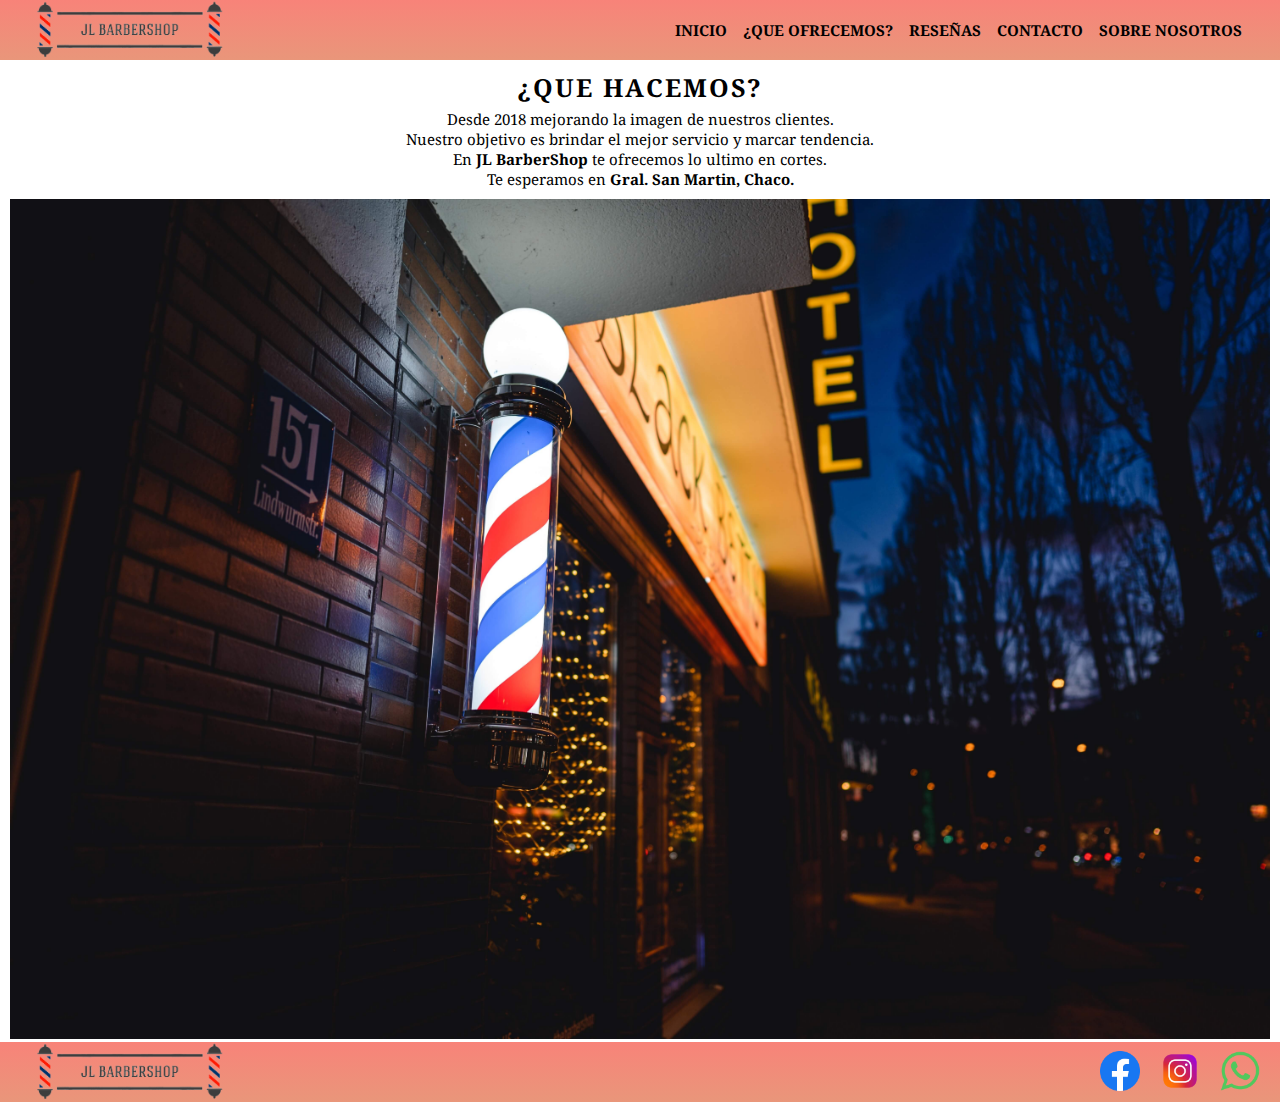
<file: index.html>
<!DOCTYPE html>
<html lang="es">

<head>
    <meta charset="UTF-8">
    <meta http-equiv="X-UA-Compatible" content="IE=edge">
    <meta name="viewport" content="width=device-width, initial-scale=1.0">
    <meta name="description" content="Barberia profesional en Chaco">
    <meta name="keywords"  content="Barberia, corte de cabello, barba, peinados, estilo">
    <link href="https://cdn.jsdelivr.net/npm/bootstrap@5.1.1/dist/css/bootstrap.min.css" rel="stylesheet" integrity="sha384-F3w7mX95PdgyTmZZMECAngseQB83DfGTowi0iMjiWaeVhAn4FJkqJByhZMI3AhiU" crossorigin="anonymous">
    <title>Jonatan Leistmeister - Barber Shop</title>
    <link rel="stylesheet" href="css/estilos.css">
</head>

<body>

    <header>
        <div class="container__logo">
            <img class="container__logo--imagen" src="multimedia/logo.png" alt="Logo">
        </div>
        <nav class="container__navegacion">
            <ul class="container__navegacion--ul">
                <li><a href="index.html">Inicio</a></li>
                <li><a href="pages/queofrecemos.html">¿Que ofrecemos?</a></li>
                <li><a href="pages/reseñas.html">Reseñas</a></li>
                <li><a href="pages/contacto.html">Contacto</a></li>
                <li><a href="pages/sobrenosotros.html">Sobre nosotros</a></li>
            </ul>
        </nav>
    </header>

    <section class="seccionInicio seccionPrincipal">
        <h1 class="tituloSecciones">¿Que hacemos?</h1>

        <p class="descripcionSecciones">Desde 2018 mejorando la imagen de nuestros clientes.</p>
        <p class="descripcionSecciones">Nuestro objetivo es brindar el mejor servicio y marcar tendencia.</p>
        <p class="descripcionSecciones">En <span>JL BarberShop</span> te ofrecemos lo ultimo en cortes.</p>
        <p class="descripcionSecciones">Te esperamos en <span><a target="_blank" href="https://www.google.com/maps/place/Gral.+Jos%C3%A9+de+San+Mart%C3%ADn,+Chaco/@-26.5411793,-59.3570054,14z/data=!3m1!4b1!4m5!3m4!1s0x944389c854c3ffdb:0xf6f3b01cca27c54d!8m2!3d-26.5379812!4d-59.3420281">Gral. San Martin, Chaco.</a></span></p>
    </section>

    <section class="contenidoVisualInicio">
        <img src="multimedia/barberia2.jpg" alt="Imagen barberia">
    </section>

    <footer class="footer">
        <div class="container__logo">
           <img class="container__logo--imagen" src="multimedia/logo.png" alt="Logo">
        </div>
        
        <div class="container__redes__footer">
            <a href="https://es-la.facebook.com/" target="_blank"><img src="multimedia/facebook_logo_icon_147291.png" alt="facebook"></a>
            <a href="https://www.instagram.com/?hl=es" target="_blank"><img src="multimedia/instagramicono.png" alt="Instagram"></a>
            <a href="https://web.whatsapp.com/" target="_blank"><img src="multimedia/whatsapp_icon-icons.com_62756.png" alt="Whatsapp"></a>
        </div>
    </footer>

    <script src="https://cdn.jsdelivr.net/npm/bootstrap@5.1.1/dist/js/bootstrap.bundle.min.js" integrity="sha384-/bQdsTh/da6pkI1MST/rWKFNjaCP5gBSY4sEBT38Q/9RBh9AH40zEOg7Hlq2THRZ" crossorigin="anonymous"></script>
</body>

</html>
</file>
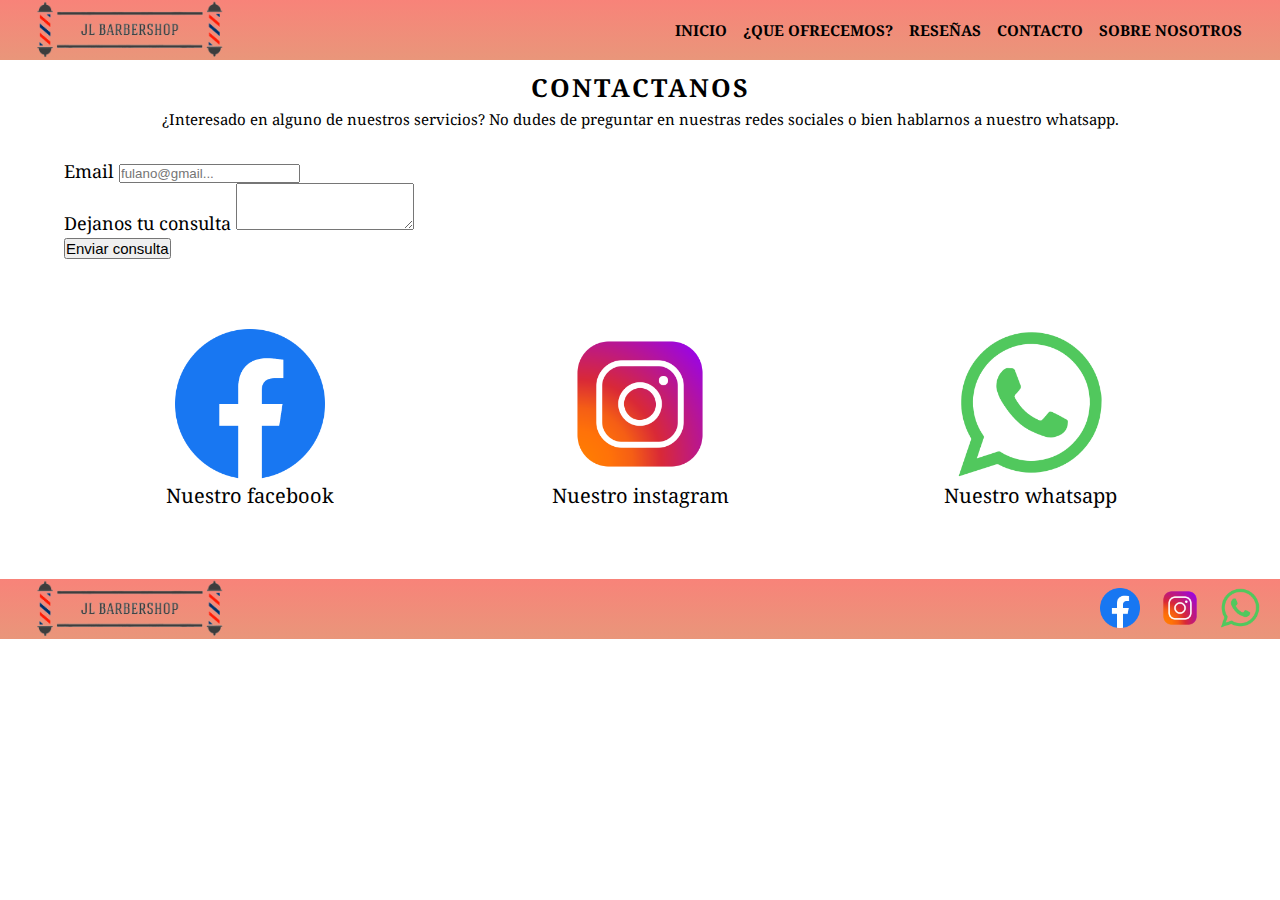
<file: pages/contacto.html>
<!DOCTYPE html>
<html lang="es">
<head>
    <meta charset="UTF-8">
    <meta http-equiv="X-UA-Compatible" content="IE=edge">
    <meta name="viewport" content="width=device-width, initial-scale=1.0">
    <meta name="description" content="Barberia profesional en Chaco">
    <meta name="keywords"  content="Barberia, corte de cabello, barba, peinados, estilo">
    <link href="https://cdn.jsdelivr.net/npm/bootstrap@5.1.1/dist/css/bootstrap.min.css" rel="stylesheet" integrity="sha384-F3w7mX95PdgyTmZZMECAngseQB83DfGTowi0iMjiWaeVhAn4FJkqJByhZMI3AhiU" crossorigin="anonymous">
    <title>Jonatan Leistmeister - Barber Shop</title>
    <link rel="stylesheet" href="../css/estilos.css">
</head>

<body>

    <header>
        <div class="container__logo">
            <img class="container__logo--imagen" src="../multimedia/logo.png" alt="Logo">
        </div>
        <nav class="container__navegacion">
            <ul class="container__navegacion--ul">
                <li><a href="../index.html">Inicio</a></li>
                <li><a href="queofrecemos.html">¿Que ofrecemos?</a></li>
                <li><a href="reseñas.html">Reseñas</a></li>
                <li><a href="contacto.html">Contacto</a></li>
                <li><a href="sobrenosotros.html">Sobre nosotros</a></li>
            </ul>
        </nav>
    </header>

    <section class="seccionContacto seccionPrincipal">
        <h1 class="tituloSecciones">CONTACTANOS</h1>
        <p class="descripcionSecciones">¿Interesado en alguno de nuestros servicios? No dudes de preguntar en nuestras redes sociales o bien hablarnos a nuestro whatsapp.</p>
    </section>


    <div class="formulario">
        <div class="mb-3">
            <label for="exampleFormControlInput1" class="form-label">Email</label>
            <input type="email" class="form-control" id="exampleFormControlInput1" placeholder="fulano@gmail...">
          </div>    
          <div class="mb-3">
            <label for="exampleFormControlTextarea1" class="form-label">Dejanos tu consulta</label>
            <textarea class="form-control" id="exampleFormControlTextarea1" rows="3"></textarea>
        </div>

        <div class="col-12">
            <button class="btn btn-primary boton" type="submit">Enviar consulta</button>
        </div>
    </div>

    
    <section class="redes__sociales">
        <div>
            <a href="https://es-la.facebook.com/" target="_blank"><img src="../multimedia/facebook_logo_icon_147291.png" alt="facebook"></a>
            <p>Nuestro facebook</p>
        </div>
        <div>
            <a href="https://www.instagram.com/?hl=es" target="_blank"><img src="../multimedia/instagramicono.png" alt="Instagram"></a>
            <p>Nuestro instagram</p>
        </div>
        <div>
            <a href="https://web.whatsapp.com/" target="_blank"><img src="../multimedia/whatsapp_icon-icons.com_62756.png" alt="Whatsapp"></a>
            <p>Nuestro whatsapp</p>
        </div>
    </section>

    <footer class="footer">
        <div class="container__logo">
           <img class="container__logo--imagen" src="../multimedia/logo.png" alt="Logo">
        </div>
        
        <div class="container__redes__footer">
            <a href="https://es-la.facebook.com/" target="_blank"><img src="../multimedia/facebook_logo_icon_147291.png" alt="facebook"></a>
            <a href="https://www.instagram.com/?hl=es" target="_blank"><img src="../multimedia/instagramicono.png" alt="Instagram"></a>
            <a href="https://web.whatsapp.com/" target="_blank"><img src="../multimedia/whatsapp_icon-icons.com_62756.png" alt="Whatsapp"></a>
        </div>
    </footer>

    <script src="https://cdn.jsdelivr.net/npm/bootstrap@5.1.1/dist/js/bootstrap.bundle.min.js" integrity="sha384-/bQdsTh/da6pkI1MST/rWKFNjaCP5gBSY4sEBT38Q/9RBh9AH40zEOg7Hlq2THRZ" crossorigin="anonymous"></script>
</body>

</html>
</file>
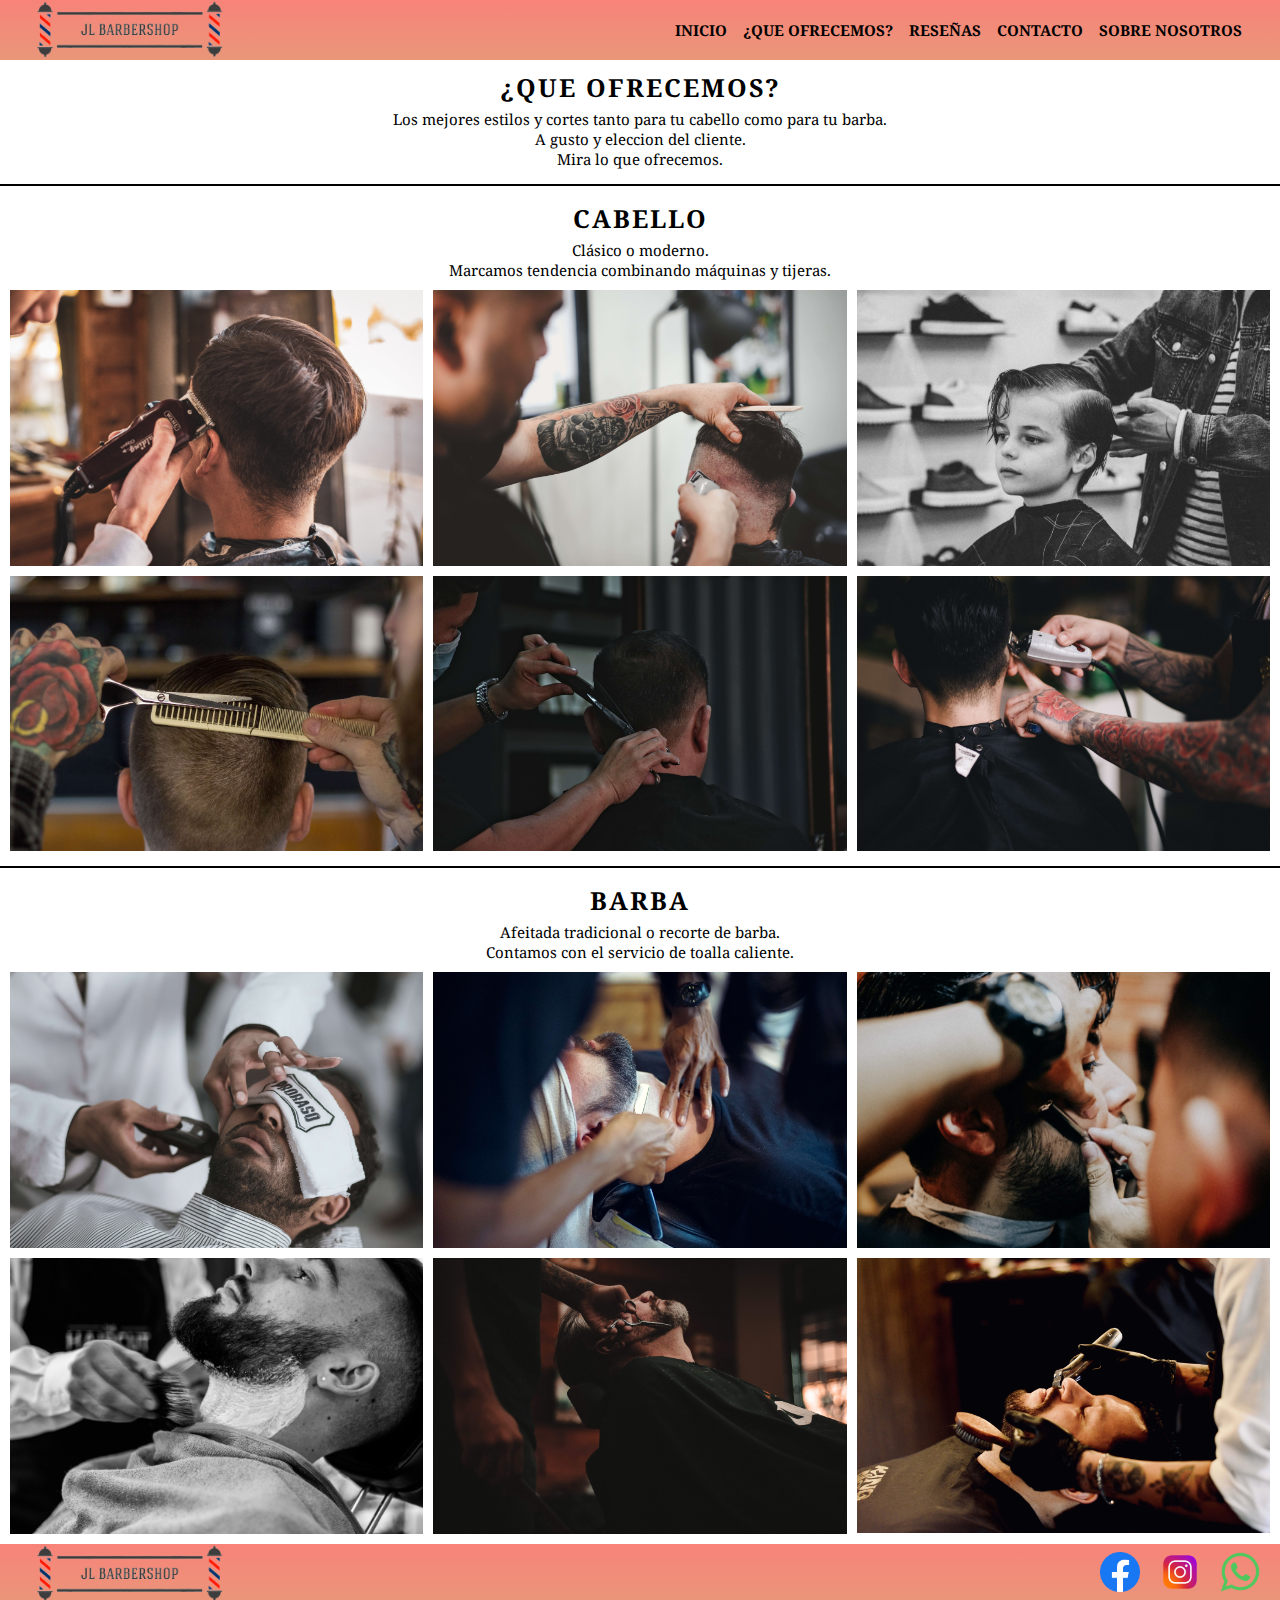
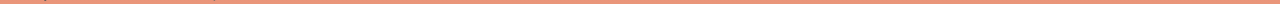
<file: pages/queofrecemos.html>
<!DOCTYPE html>
<html lang="es">

<head>
    <meta charset="UTF-8">
    <meta http-equiv="X-UA-Compatible" content="IE=edge">
    <meta name="viewport" content="width=device-width, initial-scale=1.0">
    <meta name="description" content="Tipos de corte de cabello y barba">
    <meta name="keywords"  content="Barberia, corte de cabello, barba, peinados, estilo">
    <link href="https://cdn.jsdelivr.net/npm/bootstrap@5.1.1/dist/css/bootstrap.min.css" rel="stylesheet" integrity="sha384-F3w7mX95PdgyTmZZMECAngseQB83DfGTowi0iMjiWaeVhAn4FJkqJByhZMI3AhiU" crossorigin="anonymous">
    <title>Jonatan Leistmeister - Barber Shop</title>
    <link rel="stylesheet" href="../css/estilos.css">
</head>

<body>

    <header>
        <div class="container__logo">
            <img class="container__logo--imagen" src="../multimedia/logo.png" alt="Logo">
        </div>
        <nav class="container__navegacion">
            <ul class="container__navegacion--ul">
                <li><a href="../index.html">Inicio</a></li>
                <li><a href="queofrecemos.html">¿Que ofrecemos?</a></li>
                <li><a href="reseñas.html">Reseñas</a></li>
                <li><a href="contacto.html">Contacto</a></li>
                <li><a href="sobrenosotros.html">Sobre nosotros</a></li>
            </ul>
        </nav>
    </header>

    <section class="seccionQueOfrecemos seccionPrincipal">
        <h1 class="tituloSecciones">¿Que ofrecemos?</h1>

        <p class="descripcionSecciones">Los mejores estilos y cortes tanto para tu cabello como para tu barba.</p>
        <p class="descripcionSecciones">A gusto y eleccion del cliente.</p>
        <p class="descripcionSecciones">Mira lo que ofrecemos.</p>
    </section>

    <div class="linea"></div>

    <section class="queOfrecemosCabello">
            <h2 class="tituloSecciones">CABELLO</h2>
            <p class="descripcionSecciones">Clásico o moderno.</p>
            <p class="descripcionSecciones">Marcamos tendencia combinando máquinas y tijeras.</p>
        <div class="queOfrecemosCabelloImagenes">
            <img src="../multimedia/cabello1.jpg" alt="Corte de cabello">
            <img src="../multimedia/cabello2.jpg" alt="Corte de cabello">
            <img src="../multimedia/cabello3.jpg" alt="Corte de cabello">
            <img src="../multimedia/cabello4.jpg" alt="Corte de cabello">
            <img src="../multimedia/cabello5.jpg" alt="Corte de cabello">
            <img src="../multimedia/cabello6.jpg" alt="Corte de cabello">
        </div>
            
    </section>

    <div class="linea"></div>

    <section class="queOfrecemosBarba">
            <h2 class="tituloSecciones">BARBA</h2>
            <p class="descripcionSecciones">Afeitada tradicional o recorte de barba.</p>
            <p class="descripcionSecciones">Contamos con el servicio de toalla caliente.</p>
        <div class="queOfrecemosBarbaImagenes">
            <img src="../multimedia/barba1.jpg" alt="Corte de barba">
            <img src="../multimedia/barba2.jpg" alt="Corte de barba">
            <img src="../multimedia/barba3.jpg" alt="Corte de barba">
            <img src="../multimedia/barba4.jpg" alt="Corte de barba">
            <img src="../multimedia/barba5.jpg" alt="Corte de barba">
            <img src="../multimedia/barba6.jpg" alt="Corte de barba">
        </div>
        
    </section>

    <footer class="footer">
        <div class="container__logo">
           <img class="container__logo--imagen" src="../multimedia/logo.png" alt="Logo">
        </div>
        
        <div class="container__redes__footer">
            <a href="https://es-la.facebook.com/" target="_blank"><img src="../multimedia/facebook_logo_icon_147291.png" alt="facebook"></a>
            <a href="https://www.instagram.com/?hl=es" target="_blank"><img src="../multimedia/instagramicono.png" alt="Instagram"></a>
            <a href="https://web.whatsapp.com/" target="_blank"><img src="../multimedia/whatsapp_icon-icons.com_62756.png" alt="Whatsapp"></a>
        </div>
    </footer>

    <script src="https://cdn.jsdelivr.net/npm/bootstrap@5.1.1/dist/js/bootstrap.bundle.min.js" integrity="sha384-/bQdsTh/da6pkI1MST/rWKFNjaCP5gBSY4sEBT38Q/9RBh9AH40zEOg7Hlq2THRZ" crossorigin="anonymous"></script>
</body>

</html>
</file>
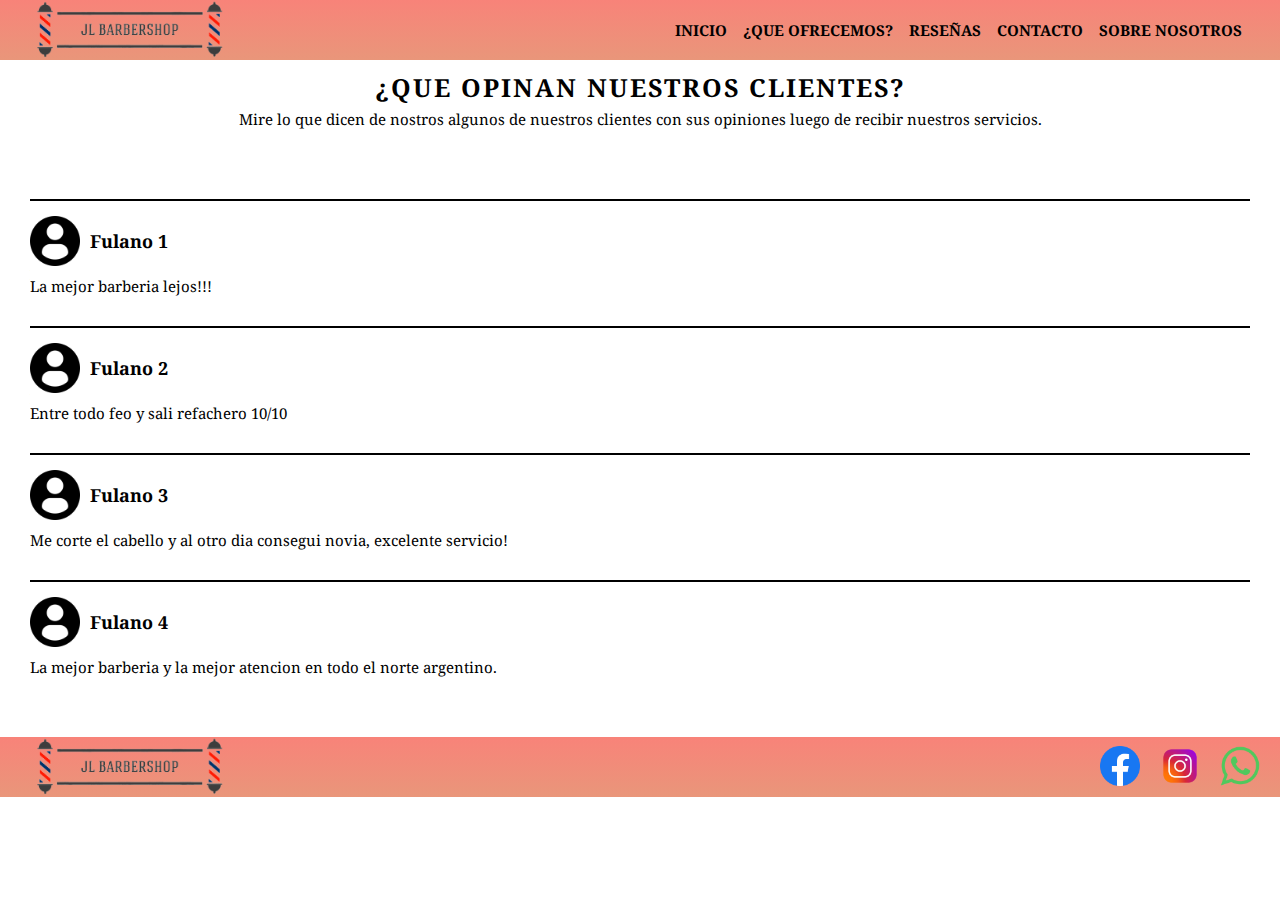
<file: pages/reseñas.html>
<!DOCTYPE html>
<html lang="es">
<head>
    <meta charset="UTF-8">
    <meta http-equiv="X-UA-Compatible" content="IE=edge">
    <meta name="viewport" content="width=device-width, initial-scale=1.0">
    <meta name="description" content="Los mejores cortes de cabello y barba segun la gente">
    <meta name="keywords"  content="Barberia, corte de cabello, barba, peinados, estilo">
    <link href="https://cdn.jsdelivr.net/npm/bootstrap@5.1.1/dist/css/bootstrap.min.css" rel="stylesheet" integrity="sha384-F3w7mX95PdgyTmZZMECAngseQB83DfGTowi0iMjiWaeVhAn4FJkqJByhZMI3AhiU" crossorigin="anonymous">
    <title>Jonatan Leistmeister - Barber Shop</title>
    <link rel="stylesheet" href="../css/estilos.css">
</head>
<body>
    
    <header>
        <div class="container__logo">
            <img class="container__logo--imagen" src="../multimedia/logo.png" alt="Logo">
        </div>
        <nav class="container__navegacion">
            <ul class="container__navegacion--ul">
                <li><a href="../index.html">Inicio</a></li>
                <li><a href="queofrecemos.html">¿Que ofrecemos?</a></li>
                <li><a href="reseñas.html">Reseñas</a></li>
                <li><a href="contacto.html">Contacto</a></li>
                <li><a href="sobrenosotros.html">Sobre nosotros</a></li>
            </ul>
        </nav>
    </header>

    <section class="seccionReseñas seccionPrincipal">
        <h1 class="tituloSecciones">¿Que opinan nuestros clientes?</h1>
        <p class="descripcionSecciones">Mire lo que dicen de nostros algunos de nuestros clientes con sus opiniones luego de recibir nuestros servicios.</p>
    </section>

    <section class="seccion__reseñas">
        <div class="reseñas__comentarios">
            <div class="linea"></div>
            <div class="reseña__usuario">
                <img src="../multimedia/perfil.png" alt="Foto de perfil">
                <h4>Fulano 1</h4>
            </div>
            <p>La mejor barberia lejos!!!</p>
        </div>
        <div class="reseñas__comentarios">
            <div class="linea"></div>
            <div class="reseña__usuario">
                <img src="../multimedia/perfil.png" alt="Foto de perfil">
                <h4>Fulano 2</h4>
            </div>
            <p>Entre todo feo y sali refachero 10/10</p>
        </div>
        <div class="reseñas__comentarios">
            <div class="linea"></div>
            <div class="reseña__usuario">
                <img src="../multimedia/perfil.png" alt="Foto de perfil">
                <h4>Fulano 3</h4>
            </div>
            <p>Me corte el cabello y al otro dia consegui novia, excelente servicio!</p>
        </div>
        <div class="reseñas__comentarios">
            <div class="linea"></div>
            <div class="reseña__usuario">
                <img src="../multimedia/perfil.png" alt="Foto de perfil">
                <h4>Fulano 4</h4>
            </div>
            <p>La mejor barberia y la mejor atencion en todo el norte argentino.</p>
        </div>
    </section>

    <footer class="footer">
        <div class="container__logo">
           <img class="container__logo--imagen" src="../multimedia/logo.png" alt="Logo">
        </div>
        
        <div class="container__redes__footer">
            <a href="https://es-la.facebook.com/" target="_blank"><img src="../multimedia/facebook_logo_icon_147291.png" alt="facebook"></a>
            <a href="https://www.instagram.com/?hl=es" target="_blank"><img src="../multimedia/instagramicono.png" alt="Instagram"></a>
            <a href="https://web.whatsapp.com/" target="_blank"><img src="../multimedia/whatsapp_icon-icons.com_62756.png" alt="Whatsapp"></a>
        </div>
    </footer>

    <script src="https://cdn.jsdelivr.net/npm/bootstrap@5.1.1/dist/js/bootstrap.bundle.min.js" integrity="sha384-/bQdsTh/da6pkI1MST/rWKFNjaCP5gBSY4sEBT38Q/9RBh9AH40zEOg7Hlq2THRZ" crossorigin="anonymous"></script>
</body>
</html>
</file>
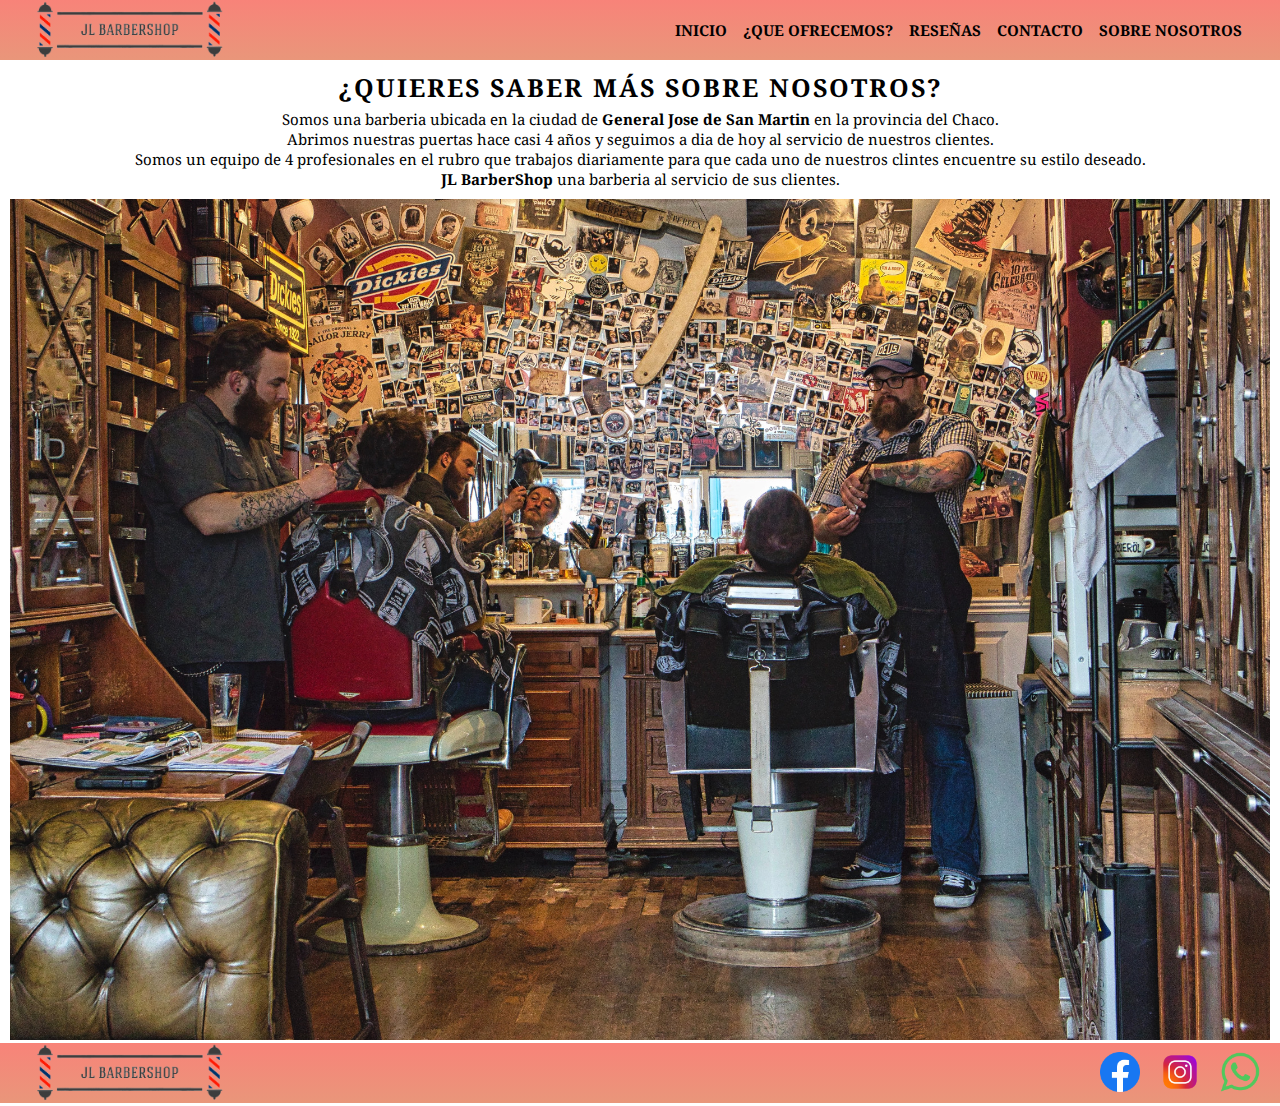
<file: pages/sobrenosotros.html>
<!DOCTYPE html>
<html lang="es">
<head>
    <meta charset="UTF-8">
    <meta http-equiv="X-UA-Compatible" content="IE=edge">
    <meta name="viewport" content="width=device-width, initial-scale=1.0">
    <meta name="description" content="Barberia profesional en Chaco">
    <meta name="keywords"  content="Barberia, corte de cabello, barba, peinados, estilo">
    <link href="https://cdn.jsdelivr.net/npm/bootstrap@5.1.1/dist/css/bootstrap.min.css" rel="stylesheet" integrity="sha384-F3w7mX95PdgyTmZZMECAngseQB83DfGTowi0iMjiWaeVhAn4FJkqJByhZMI3AhiU" crossorigin="anonymous">
    <title>Jonatan Leistmeister - Barber Shop</title>
    <link rel="stylesheet" href="../css/estilos.css">
</head>
<body>
    
    <header>
        <div class="container__logo">
            <img class="container__logo--imagen" src="../multimedia/logo.png" alt="Logo">
        </div>
        <nav class="container__navegacion">
            <ul class="container__navegacion--ul">
                <li><a href="../index.html">Inicio</a></li>
                <li><a href="queofrecemos.html">¿Que ofrecemos?</a></li>
                <li><a href="reseñas.html">Reseñas</a></li>
                <li><a href="contacto.html">Contacto</a></li>
                <li><a href="sobrenosotros.html">Sobre nosotros</a></li>
            </ul>
        </nav>
    </header>

    <section class="seccionSobreNosotros seccionPrincipal"> 
        <h1 class="tituloSecciones">¿Quieres saber más sobre nosotros?</h1>
        <p class="descripcionSecciones">Somos una barberia ubicada en la ciudad de <span>General Jose de San Martin</span>  en la provincia del Chaco.</p>
        <p class="descripcionSecciones">Abrimos nuestras puertas hace casi 4 años y seguimos a dia de hoy al servicio de nuestros clientes.</p>
        <p class="descripcionSecciones">Somos un equipo de 4 profesionales en el rubro que trabajos diariamente para que cada uno de nuestros clintes encuentre su estilo deseado.</p>
        <p class="descripcionSecciones"><span>JL BarberShop</span> una barberia al servicio de sus clientes.</p>
    </section>

    <section class="contenidoVisualSobreNosotros">
        <img src="../multimedia/barberiaequipo.jpg" alt="Barberia">
    </section>
    

    <footer class="footer">
        <div class="container__logo">
           <img class="container__logo--imagen" src="../multimedia/logo.png" alt="Logo">
        </div>
        
        <div class="container__redes__footer">
            <a href="https://es-la.facebook.com/" target="_blank"><img src="../multimedia/facebook_logo_icon_147291.png" alt="facebook"></a>
            <a href="https://www.instagram.com/?hl=es" target="_blank"><img src="../multimedia/instagramicono.png" alt="Instagram"></a>
            <a href="https://web.whatsapp.com/" target="_blank"><img src="../multimedia/whatsapp_icon-icons.com_62756.png" alt="Whatsapp"></a>
        </div>
    </footer>

    <script src="https://cdn.jsdelivr.net/npm/bootstrap@5.1.1/dist/js/bootstrap.bundle.min.js" integrity="sha384-/bQdsTh/da6pkI1MST/rWKFNjaCP5gBSY4sEBT38Q/9RBh9AH40zEOg7Hlq2THRZ" crossorigin="anonymous"></script>
</body>
</html>
</file>
<file: css/estilos.css>
@charset "UTF-8";
@import url("https://fonts.googleapis.com/css2?family=Noto+Sans:wght@400;700&display=swap");
/* font-family: 'Noto Sans', sans-serif; */
@import url("https://fonts.googleapis.com/css2?family=Noto+Serif:wght@400;700&display=swap");
/* font-family: 'Noto Serif', serif; */
* {
  margin: 0px;
  padding: 0px;
  -webkit-box-sizing: border-box;
          box-sizing: border-box;
}

html {
  font-size: 62.5%;
  /* Por defecto es 100%, 62,5% cambia la base de 16px a 10px */
}

body {
  font-family: 'Noto Serif';
}

/* ----- HEADER ----- */
header {
  background: darksalmon;
  background: -webkit-gradient(linear, left bottom, left top, from(darksalmon), to(#f88379));
  background: linear-gradient(0deg, darksalmon 0%, #f88379 100%);
  height: 6rem;
  position: static;
  width: 100%;
  top: 0;
  left: 0;
  display: -webkit-box;
  display: -ms-flexbox;
  display: flex;
  -webkit-box-pack: justify;
      -ms-flex-pack: justify;
          justify-content: space-between;
}

/* ----- NAVEGACION ----- */
.container__navegacion--ul {
  display: -webkit-box;
  display: -ms-flexbox;
  display: flex;
  -webkit-box-pack: justify;
      -ms-flex-pack: justify;
          justify-content: space-between;
  margin-right: 3rem;
  -webkit-box-align: center;
      -ms-flex-align: center;
          align-items: center;
}

.container__navegacion {
  display: -webkit-box;
  display: -ms-flexbox;
  display: flex;
  -webkit-box-align: center;
      -ms-flex-align: center;
          align-items: center;
}

.container__navegacion--ul li {
  list-style: none;
}

.container__navegacion--ul li a {
  text-decoration: none;
  font-size: 1.5rem;
  color: black;
  text-transform: uppercase;
  font-weight: 700;
  padding: 0.8rem 0.8rem;
  line-height: 5rem;
}

dl, ol, ul {
  margin-bottom: 0;
}

.container__logo {
  margin-left: 3rem;
  -webkit-box-align: center;
      -ms-flex-align: center;
          align-items: center;
}

.container__logo--imagen {
  height: 6rem;
}

.container__navegacion--ul li a:hover {
  background-color: #722f3727;
  border-radius: 5px;
  -webkit-transition: all 0.3s;
  transition: all 0.3s;
}

/* ----- CONTENIDO ----- */
.linea {
  height: 0.2rem;
  width: 100%;
  background-color: black;
  margin: 1.5rem 0;
}

.seccionPrincipal {
  margin: 1rem 1rem;
}

.tituloSecciones {
  font-family: 'Noto Serif', serif;
  font-weight: 700;
  text-align: center;
  font-size: 2.5rem;
  letter-spacing: 2px;
  text-transform: uppercase;
  margin: 0.5rem;
}

.descripcionSecciones {
  font-family: 'Noto Serif', sans-serif;
  font-weight: 400;
  font-size: 1.5rem;
  text-align: center;
  margin: 0 1rem;
}

.descripcionSecciones span {
  font-weight: 700;
}

.descripcionSecciones a {
  text-decoration: none;
  color: black;
}

.descripcionSecciones a:hover {
  color: #0f0f70;
}

.contenidoVisualInicio img {
  width: 100%;
  padding: 0 1rem 0 1rem;
}

.queOfrecemosCabelloImagenes,
.queOfrecemosBarbaImagenes {
  display: -ms-grid;
  display: grid;
  -ms-grid-columns: 1fr 1fr 1fr;
      grid-template-columns: 1fr 1fr 1fr;
  gap: 1rem;
  margin-top: 1rem;
  padding: 0 1rem;
}

.queOfrecemosBarbaImagenes {
  padding-bottom: 1rem;
}

.queOfrecemosCabello img {
  width: 100%;
  -webkit-transition: all 0.6s;
  transition: all 0.6s;
}

.queOfrecemosCabello img:hover {
  -webkit-box-shadow: 0 0 3px 2px rgba(0, 0, 0, 0.815);
          box-shadow: 0 0 3px 2px rgba(0, 0, 0, 0.815);
  scale: 1.05;
}

.queOfrecemosBarba img {
  width: 100%;
  -webkit-transition: all 0.6s;
  transition: all 0.6s;
}

.queOfrecemosBarba img:hover {
  -webkit-box-shadow: 0 0 3px 2px rgba(0, 0, 0, 0.815);
          box-shadow: 0 0 3px 2px rgba(0, 0, 0, 0.815);
  scale: 1.05;
}

.redes__sociales {
  display: -ms-grid;
  display: grid;
  -ms-grid-columns: 1fr 1fr 1fr;
      grid-template-columns: 1fr 1fr 1fr;
  -ms-grid-row-align: center;
      align-self: center;
  gap: 1rem;
  text-align: center;
  padding: 7rem 6rem 7rem 6rem;
}

.redes__sociales img {
  width: 15rem;
  -webkit-transition: all 0.5s;
  transition: all 0.5s;
}

.redes__sociales img:hover {
  scale: 1.1;
}

.redes__sociales p {
  font-size: 2rem;
}

.formulario {
  width: 90%;
  margin: auto;
  padding: auto;
  font-size: 1.8rem;
  margin-top: 3rem;
}

.boton {
  font-size: 1.5rem;
}

.seccionSobreNosotros img {
  width: 1000px;
}

.contenidoVisualSobreNosotros img {
  width: 100%;
  padding: 0 1rem 0 1rem;
}

/* ----- RESEÑAS ----- */
.seccion__reseñas {
  padding: 3rem;
}

.reseñas__comentarios {
  margin: 3rem 0;
}

.reseñas__comentarios img {
  width: 5rem;
  margin-right: 1rem;
}

.reseñas__comentarios h4 {
  font-size: 1.8rem;
  margin: auto 0;
}

.reseñas__comentarios p {
  font-size: 1.5rem;
}

.reseña__usuario {
  display: -webkit-box;
  display: -ms-flexbox;
  display: flex;
  line-height: 5rem;
  margin-bottom: 1rem;
}

/* ----- FOOTER ----- */
.container__redes__footer {
  display: -webkit-box;
  display: -ms-flexbox;
  display: flex;
  margin-right: 2rem;
  -webkit-box-align: center;
      -ms-flex-align: center;
          align-items: center;
}

.container__redes__footer img {
  margin-left: 2rem;
  width: 4rem;
  -webkit-transition: all 0.3s;
  transition: all 0.3s;
}

.container__redes__footer img:hover {
  scale: 1.2;
}

.footer > .container__logo {
  margin-left: 3rem;
}

.footer {
  height: 6rem;
  background: darksalmon;
  background: -webkit-gradient(linear, left bottom, left top, from(darksalmon), to(#f88379));
  background: linear-gradient(0deg, darksalmon 0%, #f88379 100%);
  display: -webkit-box;
  display: -ms-flexbox;
  display: flex;
  -webkit-box-pack: justify;
      -ms-flex-pack: justify;
          justify-content: space-between;
}

/* ----- MEDIA QUERIES ----- */
@media (max-width: 900px) {
  header {
    height: 11.5rem;
    display: -webkit-box;
    display: -ms-flexbox;
    display: flex;
    -webkit-box-orient: vertical;
    -webkit-box-direction: normal;
        -ms-flex-direction: column;
            flex-direction: column;
    position: static;
  }
  .container__logo {
    text-align: center;
    margin: 0;
  }
  .container__navegacion {
    -ms-flex-item-align: center;
        -ms-grid-row-align: center;
        align-self: center;
    margin: 0;
  }
  .container__navegacion--ul {
    margin: 0;
  }
  body {
    padding: 0;
  }
}

@media (max-width: 600px) {
  .queOfrecemosCabelloImagenes,
  .queOfrecemosBarbaImagenes {
    display: -ms-grid;
    display: grid;
    -ms-grid-columns: 1fr 1fr;
        grid-template-columns: 1fr 1fr;
    gap: 1rem;
    margin-top: 1rem;
    padding: 1rem 1rem;
  }
  .container__navegacion--ul {
    display: -webkit-box;
    display: -ms-flexbox;
    display: flex;
    -webkit-box-orient: vertical;
    -webkit-box-direction: normal;
        -ms-flex-direction: column;
            flex-direction: column;
    line-height: 0;
  }
  header {
    height: 31.5rem;
  }
  .redes__sociales img {
    width: 10rem;
  }
  .redes__sociales p {
    font-size: 1.5rem;
  }
}

@media (max-width: 400px) {
  .queOfrecemosCabelloImagenes,
  .queOfrecemosBarbaImagenes {
    display: -ms-grid;
    display: grid;
    -ms-grid-columns: 1fr;
        grid-template-columns: 1fr;
    gap: 1rem;
    margin-top: 1rem;
    padding: 1rem 1rem;
  }
  .footer > .container__logo {
    margin-left: 1rem;
  }
  .container__redes__footer {
    margin-right: 1rem;
  }
}
/*# sourceMappingURL=estilos.css.map */
</file>
